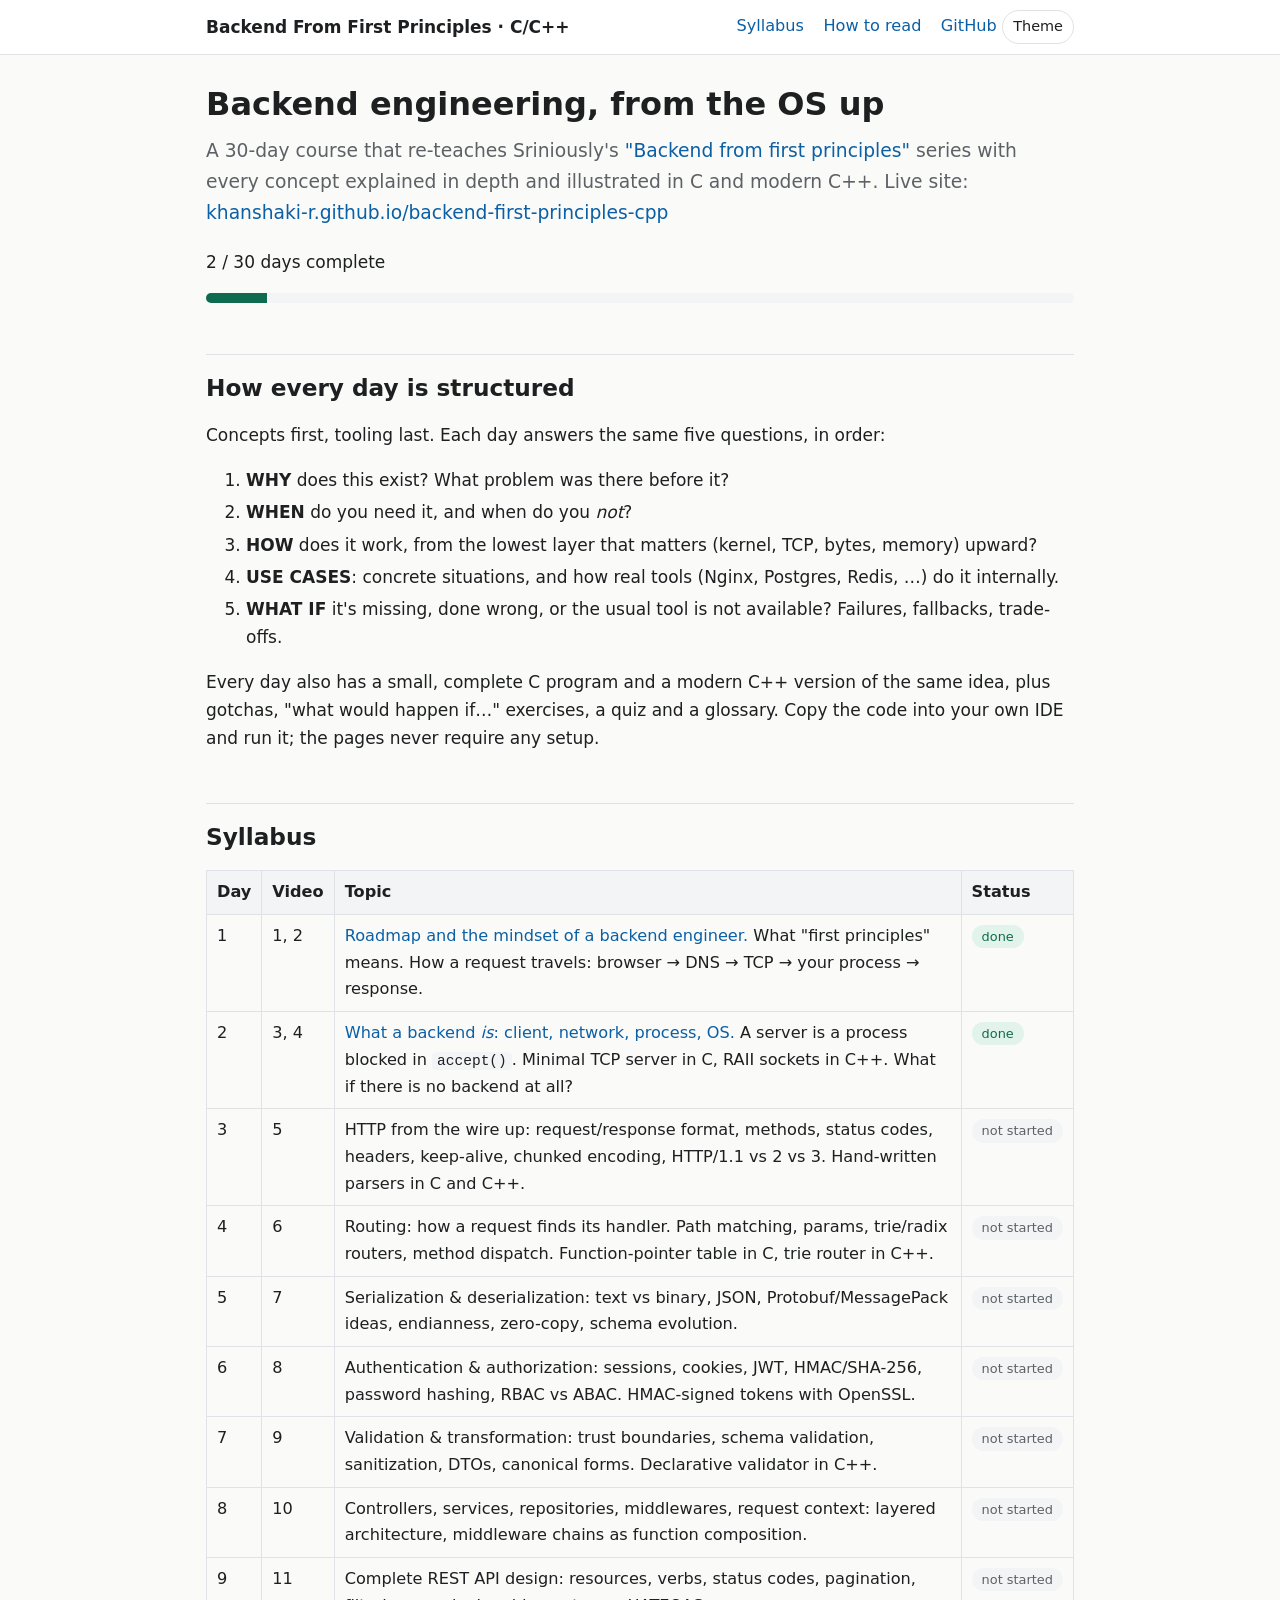
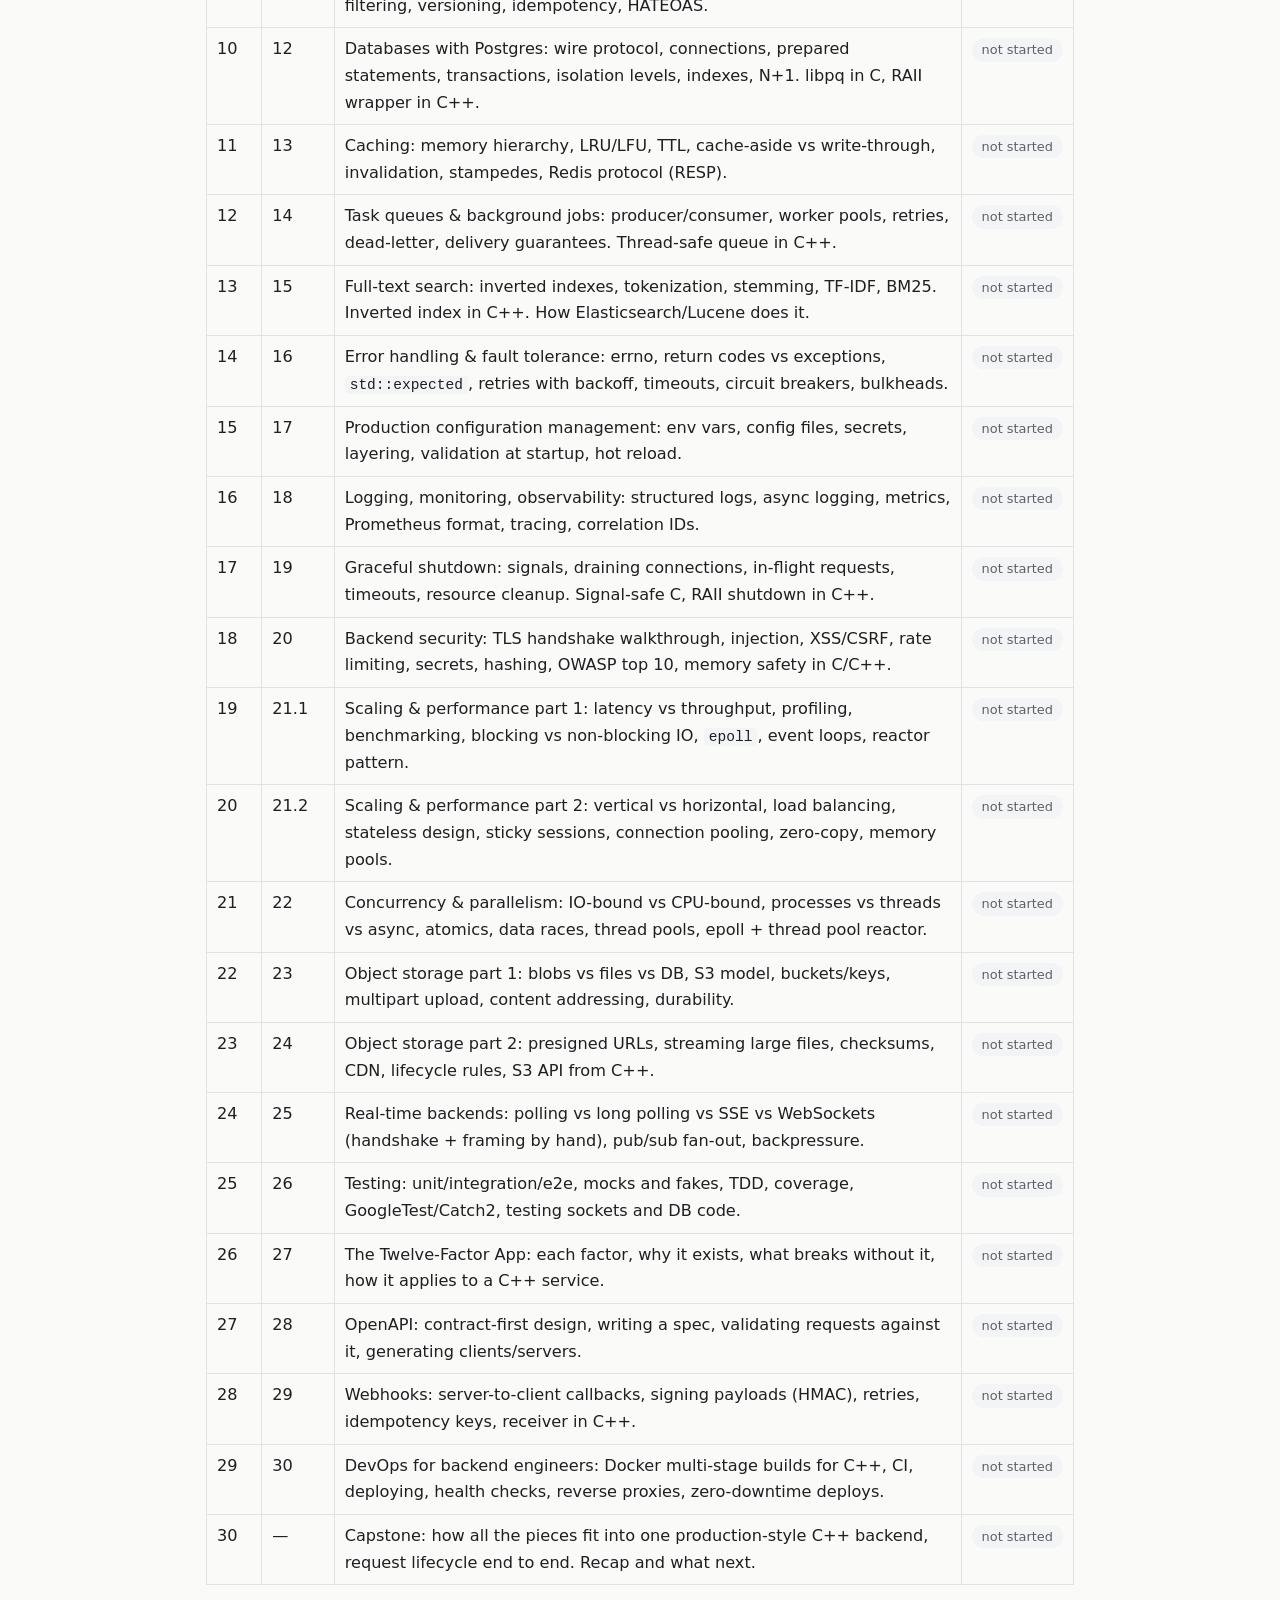
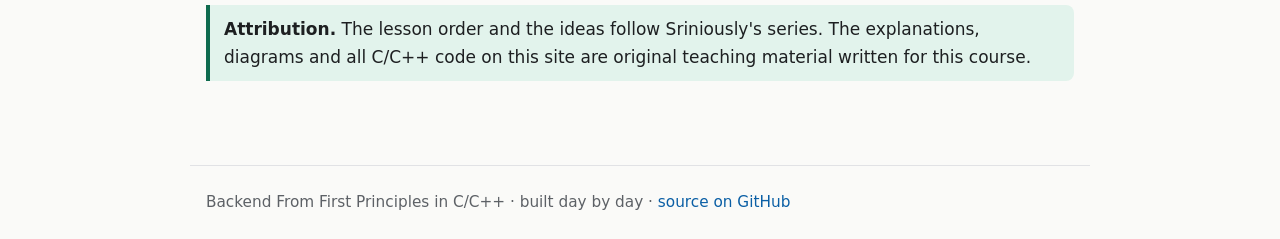
<file: docs/index.html>
<!doctype html>
<html lang="en">
<head>
<meta charset="utf-8">
<meta name="viewport" content="width=device-width, initial-scale=1">
<title>Backend From First Principles in C/C++</title>
<meta name="description" content="A 30-day concept-first backend engineering course, every idea explained from the OS up and illustrated in C and modern C++.">
<link rel="stylesheet" href="assets/style.css">
<script src="assets/site.js" defer></script>
</head>
<body>
<header class="site-header">
  <div class="inner">
    <a class="brand" href="./">Backend From First Principles · C/C++</a>
    <nav>
      <a href="#syllabus">Syllabus</a>
      <a href="#how">How to read</a>
      <a href="https://github.com/khanshaki-r/backend-first-principles-cpp">GitHub</a>
      <button class="theme-toggle" type="button" aria-label="Toggle theme">Theme</button>
    </nav>
  </div>
</header>

<main>
  <h1>Backend engineering, from the OS up</h1>
  <p class="lead">
    A 30-day course that re-teaches Sriniously's
    <a href="https://www.youtube.com/playlist?list=PLui3EUkuMTPgZcV0QhQrOcwMPcBCcd_Q1">"Backend from first principles"</a>
    series with every concept explained in depth and illustrated in C and modern C++.
    Live site: <a href="https://khanshaki-r.github.io/backend-first-principles-cpp/">khanshaki-r.github.io/backend-first-principles-cpp</a>
  </p>

  <p class="progress-label">0 / 30 days complete</p>
  <div class="progress-bar"><div></div></div>

  <h2 id="how">How every day is structured</h2>
  <p>Concepts first, tooling last. Each day answers the same five questions, in order:</p>
  <ol>
    <li><strong>WHY</strong> does this exist? What problem was there before it?</li>
    <li><strong>WHEN</strong> do you need it, and when do you <em>not</em>?</li>
    <li><strong>HOW</strong> does it work, from the lowest layer that matters (kernel, TCP, bytes, memory) upward?</li>
    <li><strong>USE CASES</strong>: concrete situations, and how real tools (Nginx, Postgres, Redis, …) do it internally.</li>
    <li><strong>WHAT IF</strong> it's missing, done wrong, or the usual tool is not available? Failures, fallbacks, trade-offs.</li>
  </ol>
  <p>Every day also has a small, complete C program and a modern C++ version of the same idea, plus
    gotchas, "what would happen if…" exercises, a quiz and a glossary. Copy the code into your own
    IDE and run it; the pages never require any setup.</p>

  <h2 id="syllabus">Syllabus</h2>
  <div class="table-wrap">
  <table class="syllabus">
    <thead>
      <tr><th>Day</th><th>Video</th><th>Topic</th><th>Status</th></tr>
    </thead>
    <tbody>
      <tr><td>1</td><td>1, 2</td><td><a href="days/day01.html">Roadmap and the mindset of a backend engineer.</a> What "first principles" means. How a request travels: browser → DNS → TCP → your process → response.</td><td><span class="status" data-status="done">done</span></td></tr>
      <tr><td>2</td><td>3, 4</td><td><a href="days/day02.html">What a backend <em>is</em>: client, network, process, OS.</a> A server is a process blocked in <code>accept()</code>. Minimal TCP server in C, RAII sockets in C++. What if there is no backend at all?</td><td><span class="status" data-status="done">done</span></td></tr>
      <tr><td>3</td><td>5</td><td>HTTP from the wire up: request/response format, methods, status codes, headers, keep-alive, chunked encoding, HTTP/1.1 vs 2 vs 3. Hand-written parsers in C and C++.</td><td><span class="status" data-status="todo">not started</span></td></tr>
      <tr><td>4</td><td>6</td><td>Routing: how a request finds its handler. Path matching, params, trie/radix routers, method dispatch. Function-pointer table in C, trie router in C++.</td><td><span class="status" data-status="todo">not started</span></td></tr>
      <tr><td>5</td><td>7</td><td>Serialization &amp; deserialization: text vs binary, JSON, Protobuf/MessagePack ideas, endianness, zero-copy, schema evolution.</td><td><span class="status" data-status="todo">not started</span></td></tr>
      <tr><td>6</td><td>8</td><td>Authentication &amp; authorization: sessions, cookies, JWT, HMAC/SHA-256, password hashing, RBAC vs ABAC. HMAC-signed tokens with OpenSSL.</td><td><span class="status" data-status="todo">not started</span></td></tr>
      <tr><td>7</td><td>9</td><td>Validation &amp; transformation: trust boundaries, schema validation, sanitization, DTOs, canonical forms. Declarative validator in C++.</td><td><span class="status" data-status="todo">not started</span></td></tr>
      <tr><td>8</td><td>10</td><td>Controllers, services, repositories, middlewares, request context: layered architecture, middleware chains as function composition.</td><td><span class="status" data-status="todo">not started</span></td></tr>
      <tr><td>9</td><td>11</td><td>Complete REST API design: resources, verbs, status codes, pagination, filtering, versioning, idempotency, HATEOAS.</td><td><span class="status" data-status="todo">not started</span></td></tr>
      <tr><td>10</td><td>12</td><td>Databases with Postgres: wire protocol, connections, prepared statements, transactions, isolation levels, indexes, N+1. libpq in C, RAII wrapper in C++.</td><td><span class="status" data-status="todo">not started</span></td></tr>
      <tr><td>11</td><td>13</td><td>Caching: memory hierarchy, LRU/LFU, TTL, cache-aside vs write-through, invalidation, stampedes, Redis protocol (RESP).</td><td><span class="status" data-status="todo">not started</span></td></tr>
      <tr><td>12</td><td>14</td><td>Task queues &amp; background jobs: producer/consumer, worker pools, retries, dead-letter, delivery guarantees. Thread-safe queue in C++.</td><td><span class="status" data-status="todo">not started</span></td></tr>
      <tr><td>13</td><td>15</td><td>Full-text search: inverted indexes, tokenization, stemming, TF-IDF, BM25. Inverted index in C++. How Elasticsearch/Lucene does it.</td><td><span class="status" data-status="todo">not started</span></td></tr>
      <tr><td>14</td><td>16</td><td>Error handling &amp; fault tolerance: errno, return codes vs exceptions, <code>std::expected</code>, retries with backoff, timeouts, circuit breakers, bulkheads.</td><td><span class="status" data-status="todo">not started</span></td></tr>
      <tr><td>15</td><td>17</td><td>Production configuration management: env vars, config files, secrets, layering, validation at startup, hot reload.</td><td><span class="status" data-status="todo">not started</span></td></tr>
      <tr><td>16</td><td>18</td><td>Logging, monitoring, observability: structured logs, async logging, metrics, Prometheus format, tracing, correlation IDs.</td><td><span class="status" data-status="todo">not started</span></td></tr>
      <tr><td>17</td><td>19</td><td>Graceful shutdown: signals, draining connections, in-flight requests, timeouts, resource cleanup. Signal-safe C, RAII shutdown in C++.</td><td><span class="status" data-status="todo">not started</span></td></tr>
      <tr><td>18</td><td>20</td><td>Backend security: TLS handshake walkthrough, injection, XSS/CSRF, rate limiting, secrets, hashing, OWASP top 10, memory safety in C/C++.</td><td><span class="status" data-status="todo">not started</span></td></tr>
      <tr><td>19</td><td>21.1</td><td>Scaling &amp; performance part 1: latency vs throughput, profiling, benchmarking, blocking vs non-blocking IO, <code>epoll</code>, event loops, reactor pattern.</td><td><span class="status" data-status="todo">not started</span></td></tr>
      <tr><td>20</td><td>21.2</td><td>Scaling &amp; performance part 2: vertical vs horizontal, load balancing, stateless design, sticky sessions, connection pooling, zero-copy, memory pools.</td><td><span class="status" data-status="todo">not started</span></td></tr>
      <tr><td>21</td><td>22</td><td>Concurrency &amp; parallelism: IO-bound vs CPU-bound, processes vs threads vs async, atomics, data races, thread pools, epoll + thread pool reactor.</td><td><span class="status" data-status="todo">not started</span></td></tr>
      <tr><td>22</td><td>23</td><td>Object storage part 1: blobs vs files vs DB, S3 model, buckets/keys, multipart upload, content addressing, durability.</td><td><span class="status" data-status="todo">not started</span></td></tr>
      <tr><td>23</td><td>24</td><td>Object storage part 2: presigned URLs, streaming large files, checksums, CDN, lifecycle rules, S3 API from C++.</td><td><span class="status" data-status="todo">not started</span></td></tr>
      <tr><td>24</td><td>25</td><td>Real-time backends: polling vs long polling vs SSE vs WebSockets (handshake + framing by hand), pub/sub fan-out, backpressure.</td><td><span class="status" data-status="todo">not started</span></td></tr>
      <tr><td>25</td><td>26</td><td>Testing: unit/integration/e2e, mocks and fakes, TDD, coverage, GoogleTest/Catch2, testing sockets and DB code.</td><td><span class="status" data-status="todo">not started</span></td></tr>
      <tr><td>26</td><td>27</td><td>The Twelve-Factor App: each factor, why it exists, what breaks without it, how it applies to a C++ service.</td><td><span class="status" data-status="todo">not started</span></td></tr>
      <tr><td>27</td><td>28</td><td>OpenAPI: contract-first design, writing a spec, validating requests against it, generating clients/servers.</td><td><span class="status" data-status="todo">not started</span></td></tr>
      <tr><td>28</td><td>29</td><td>Webhooks: server-to-client callbacks, signing payloads (HMAC), retries, idempotency keys, receiver in C++.</td><td><span class="status" data-status="todo">not started</span></td></tr>
      <tr><td>29</td><td>30</td><td>DevOps for backend engineers: Docker multi-stage builds for C++, CI, deploying, health checks, reverse proxies, zero-downtime deploys.</td><td><span class="status" data-status="todo">not started</span></td></tr>
      <tr><td>30</td><td>—</td><td>Capstone: how all the pieces fit into one production-style C++ backend, request lifecycle end to end. Recap and what next.</td><td><span class="status" data-status="todo">not started</span></td></tr>
    </tbody>
  </table>
  </div>

  <div class="note">
    <p><strong>Attribution.</strong> The lesson order and the ideas follow Sriniously's series.
    The explanations, diagrams and all C/C++ code on this site are original teaching material
    written for this course.</p>
  </div>
</main>

<footer>
  Backend From First Principles in C/C++ · built day by day · <a href="https://github.com/khanshaki-r/backend-first-principles-cpp">source on GitHub</a>
</footer>
</body>
</html>
</file>
<file: docs/assets/style.css>
/* Backend From First Principles (C/C++) — shared stylesheet
   One file for every page. Light + dark via prefers-color-scheme, with
   an optional manual override: <html data-theme="light|dark">. */

:root {
  --bg: #fafaf8;
  --bg-elev: #ffffff;
  --fg: #1d1f21;
  --fg-muted: #5d6166;
  --accent: #0f6b4f;
  --accent-soft: #e2f3ec;
  --warn: #9a4f00;
  --warn-soft: #fff1e0;
  --danger: #a3262b;
  --danger-soft: #fde9ea;
  --border: #e1e2e5;
  --code-bg: #f3f4f6;
  --link: #0b5fa5;
  --shadow: 0 1px 2px rgba(0,0,0,.06);
  --radius: 8px;
  --font: ui-sans-serif, system-ui, -apple-system, "Segoe UI", Roboto, sans-serif;
  --mono: ui-monospace, SFMono-Regular, Consolas, "Liberation Mono", Menlo, monospace;
}

@media (prefers-color-scheme: dark) {
  :root:not([data-theme="light"]) {
    --bg: #121416;
    --bg-elev: #1a1d20;
    --fg: #e6e7e9;
    --fg-muted: #9aa0a6;
    --accent: #5fcf9d;
    --accent-soft: #15302a;
    --warn: #f0a44a;
    --warn-soft: #33240f;
    --danger: #f08a8e;
    --danger-soft: #3a1b1d;
    --border: #2b2f33;
    --code-bg: #1f2327;
    --link: #7cb7ff;
    --shadow: 0 1px 2px rgba(0,0,0,.4);
  }
}
:root[data-theme="dark"] {
  --bg: #121416;
  --bg-elev: #1a1d20;
  --fg: #e6e7e9;
  --fg-muted: #9aa0a6;
  --accent: #5fcf9d;
  --accent-soft: #15302a;
  --warn: #f0a44a;
  --warn-soft: #33240f;
  --danger: #f08a8e;
  --danger-soft: #3a1b1d;
  --border: #2b2f33;
  --code-bg: #1f2327;
  --link: #7cb7ff;
  --shadow: 0 1px 2px rgba(0,0,0,.4);
}

* { box-sizing: border-box; }
html { scroll-behavior: smooth; }
body {
  margin: 0;
  background: var(--bg);
  color: var(--fg);
  font-family: var(--font);
  font-size: 17px;
  line-height: 1.65;
}
a { color: var(--link); text-decoration: none; }
a:hover { text-decoration: underline; }

/* Layout */
.site-header {
  border-bottom: 1px solid var(--border);
  background: var(--bg-elev);
  position: sticky; top: 0; z-index: 10;
}
.site-header .inner {
  max-width: 900px; margin: 0 auto; padding: 10px 16px;
  display: flex; align-items: center; justify-content: space-between; gap: 12px;
}
.site-header .brand { font-weight: 700; color: var(--fg); }
.site-header nav a { margin-left: 14px; font-size: .95em; }
.theme-toggle {
  border: 1px solid var(--border); background: transparent; color: var(--fg);
  border-radius: 999px; padding: 4px 10px; cursor: pointer; font: inherit; font-size: .85em;
}
main { max-width: 900px; margin: 0 auto; padding: 24px 16px 64px; }
footer { max-width: 900px; margin: 0 auto; padding: 24px 16px; color: var(--fg-muted); font-size: .9em; border-top: 1px solid var(--border); }

/* Typography */
h1 { font-size: 2rem; line-height: 1.2; margin: .2em 0 .4em; }
h2 { font-size: 1.45rem; margin: 2.2em 0 .6em; padding-top: .6em; border-top: 1px solid var(--border); }
h3 { font-size: 1.15rem; margin: 1.6em 0 .5em; }
p, ul, ol { margin: 0 0 1em; }
li { margin: .25em 0; }
.lead { font-size: 1.1em; color: var(--fg-muted); }
.day-meta { color: var(--fg-muted); font-size: .95em; margin-bottom: 1.5em; }
.day-meta .tag {
  display: inline-block; background: var(--accent-soft); color: var(--accent);
  border-radius: 999px; padding: 1px 10px; font-size: .85em; margin-right: 6px;
}

/* Section numbering helper (the five questions) */
.q-why::before, .q-when::before, .q-how::before, .q-use::before, .q-whatif::before {
  display: inline-block; font-size: .7em; font-weight: 700; letter-spacing: .06em;
  padding: 2px 8px; border-radius: 4px; margin-right: 10px; vertical-align: middle;
  background: var(--accent-soft); color: var(--accent);
}
.q-why::before { content: "WHY"; }
.q-when::before { content: "WHEN"; }
.q-how::before { content: "HOW"; }
.q-use::before { content: "USE CASES"; }
.q-whatif::before { content: "WHAT IF"; background: var(--warn-soft); color: var(--warn); }

/* Code */
code { font-family: var(--mono); font-size: .9em; background: var(--code-bg); padding: 1px 5px; border-radius: 4px; }
pre {
  position: relative; background: var(--code-bg); border: 1px solid var(--border);
  border-radius: var(--radius); padding: 14px 16px; overflow-x: auto; margin: 0 0 1.2em;
  font-size: .88em; line-height: 1.5;
}
pre code { background: none; padding: 0; font-size: 1em; }
pre.diagram { font-family: var(--mono); white-space: pre; }
.code-head {
  display: flex; justify-content: space-between; align-items: center;
  font-family: var(--mono); font-size: .8em; color: var(--fg-muted);
  margin: 0 0 -1.2em; padding: 6px 12px; border: 1px solid var(--border); border-bottom: 0;
  border-radius: var(--radius) var(--radius) 0 0; background: var(--bg-elev);
}
.code-head + pre { border-top-left-radius: 0; border-top-right-radius: 0; margin-top: 1.2em; }
.copy-btn {
  position: absolute; top: 8px; right: 8px; border: 1px solid var(--border);
  background: var(--bg-elev); color: var(--fg-muted); border-radius: 6px;
  padding: 2px 8px; font-size: .75em; cursor: pointer; font-family: var(--font);
}
.copy-btn:hover { color: var(--fg); }

/* Callouts */
.note, .warn, .danger {
  border-left: 4px solid var(--accent); background: var(--accent-soft);
  padding: 10px 14px; border-radius: 0 var(--radius) var(--radius) 0; margin: 0 0 1.2em;
}
.warn { border-color: var(--warn); background: var(--warn-soft); }
.danger { border-color: var(--danger); background: var(--danger-soft); }
.note > :last-child, .warn > :last-child, .danger > :last-child { margin-bottom: 0; }

/* Collapsibles (exercises, quiz answers) */
details {
  border: 1px solid var(--border); border-radius: var(--radius);
  padding: 10px 14px; margin: 0 0 .8em; background: var(--bg-elev);
}
summary { cursor: pointer; font-weight: 600; }
details[open] summary { margin-bottom: .6em; }

/* Tables */
table { border-collapse: collapse; width: 100%; margin: 0 0 1.2em; font-size: .95em; }
th, td { border: 1px solid var(--border); padding: 8px 10px; text-align: left; vertical-align: top; }
th { background: var(--code-bg); }
.table-wrap { overflow-x: auto; }

/* Syllabus (index page) */
.status { display: inline-block; border-radius: 999px; padding: 1px 10px; font-size: .8em; white-space: nowrap; }
.status[data-status="done"] { background: var(--accent-soft); color: var(--accent); }
.status[data-status="todo"] { background: var(--code-bg); color: var(--fg-muted); }
.progress-bar { height: 10px; background: var(--code-bg); border-radius: 999px; overflow: hidden; margin: .4em 0 1.4em; }
.progress-bar > div { height: 100%; background: var(--accent); width: 0; transition: width .4s; }

/* Day nav */
.day-nav {
  display: flex; justify-content: space-between; gap: 12px; margin-top: 3em;
  padding-top: 1em; border-top: 1px solid var(--border);
}
.day-nav a { padding: 8px 14px; border: 1px solid var(--border); border-radius: var(--radius); background: var(--bg-elev); }
.day-nav a[aria-disabled="true"] { opacity: .4; pointer-events: none; }

/* Glossary */
.glossary td:first-child { font-weight: 600; white-space: nowrap; }

@media (max-width: 600px) {
  body { font-size: 16px; }
  h1 { font-size: 1.6rem; }
  .site-header nav a { margin-left: 10px; }
}
</file>
